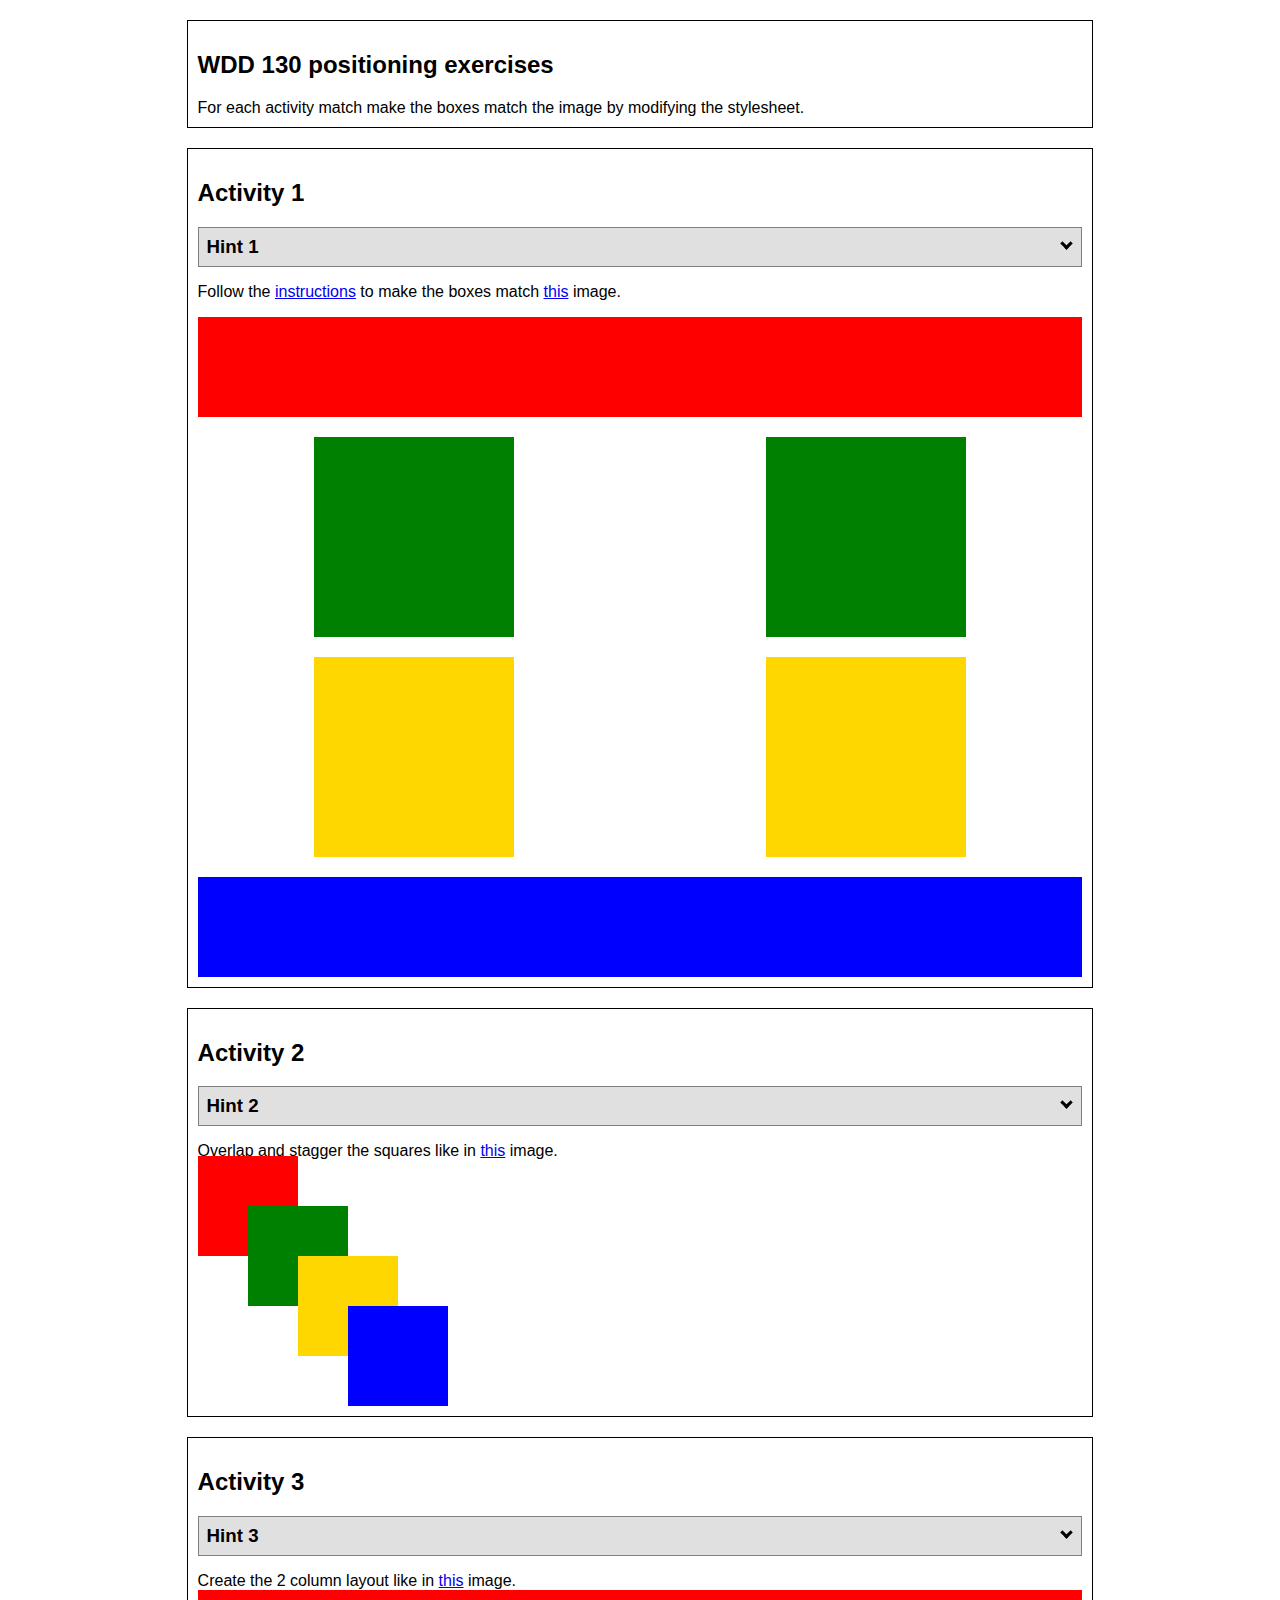
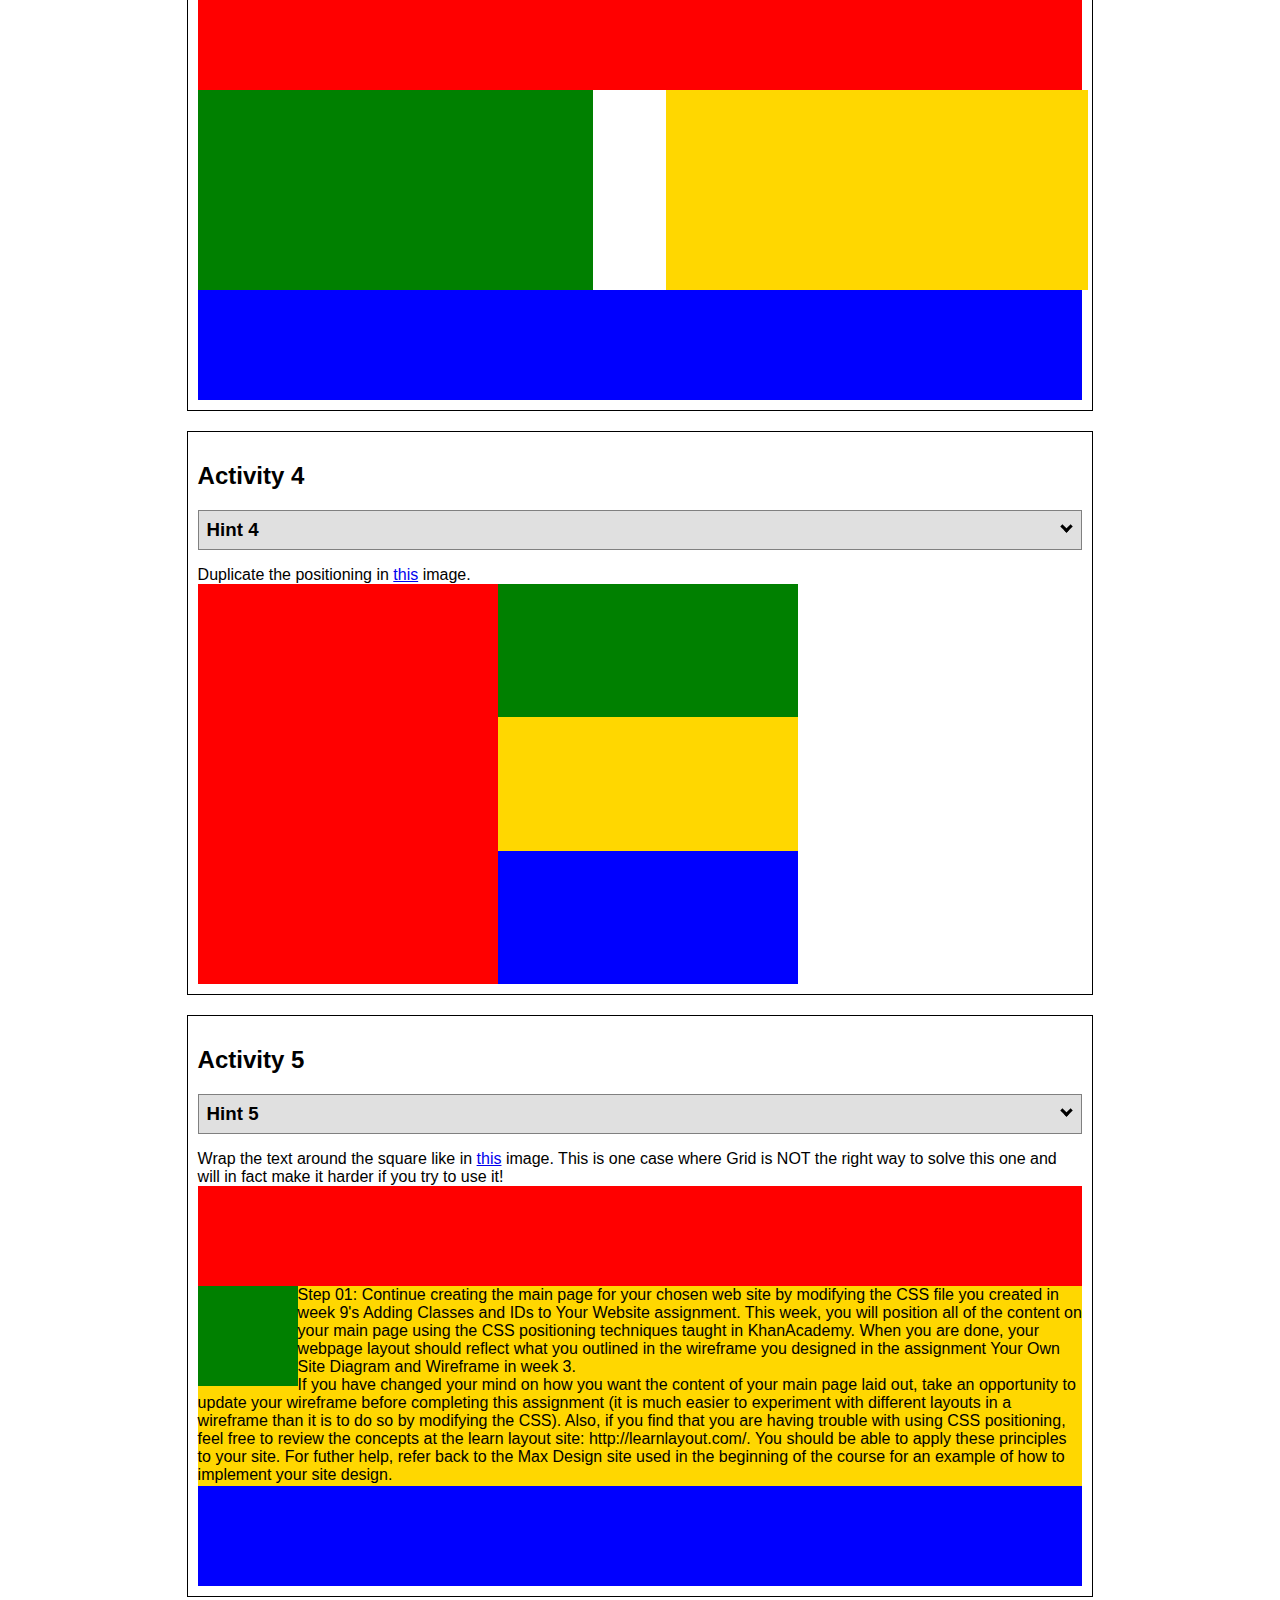
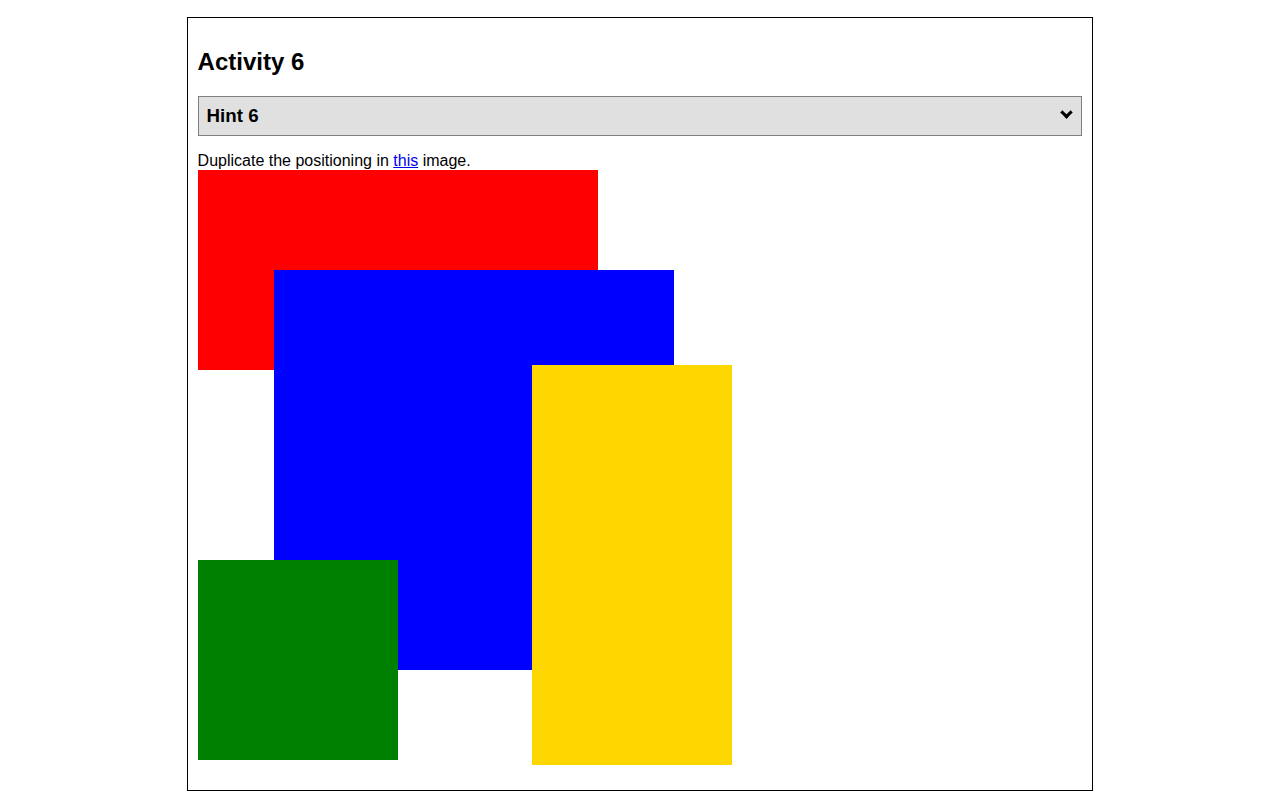
<file: positioning/positioning.html>
<!DOCTYPE html>
<html lang="en">
  <head>
    <!-- HTML - Name: positioning.html -->
    <title>Positioning Activity</title>
    <link rel="stylesheet" type="text/css" href="positionstyles.css" />
  </head>
  <body>
    <div class="activity">
      <h2>WDD 130 positioning exercises</h2>
      For each activity match make the boxes match the image by modifying the stylesheet.</div>
    <div class="activity">
      <h2>Activity 1</h2>
      <section class="hint"><input type="checkbox" ><i></i> <h3>Hint 1</h3><div><p>Check out the <a href="https://byui-wdd.github.io/wdd130/activities/w06-css-positioning.html" target="_blank">activity instructions</a> in Ilearn!</p></div></section>
      <p>Follow the <a href="https://byui-wdd.github.io/wdd130/activities/w06-css-positioning.html" target="_blank">instructions</a> to make the boxes match  <a href="https://byui-wdd.github.io/wdd130/images/example1.png" target="_blank">this</a> image.</p>
      <div class="content1" >
        <div class="red1" ></div>
        <div class="green1" ></div>
        <div class="green1" ></div>
        <div class="yellow1"></div>
        <div class="yellow1"></div>
        <div class="blue1"></div>
      </div>
    </div>
    <div class="activity">
      <h2>Activity 2</h2>
      <section class="hint"><input type="checkbox" > <h3>Hint 2</h3><i></i><div><p>Remember that the best way to shift elements around slightly on the page is with Margins.  You could also use Grid.  Either would work for this. If you choose margin, you can use a <em>negative</em> margin. (ie margin-top: -20px;)</p><h4>Properties used:</h4><ul><li>margin-top, margin-left</li><li>...or...</li><li>grid-template-columns: 50px 50px 50px 50px 50px </li></ul></div></section>
      <p>Overlap and stagger the squares like in <a href="https://byui-wdd.github.io/wdd130/images/example2.png" target="_blank">this</a> image.</p>
      <div class="content2" >
        <div class="red2" ></div>
        <div class="green2" ></div>
        <div class="yellow2"></div>
        <div class="blue2"></div>
      </div>
    </div>
    <div class="activity">
      <h2>Activity 3</h2>
      <section class="hint"><input type="checkbox" > <h3>Hint 3</h3><i></i><div><p>This one is going to be best solved with CSS Grid. Remember to make the boxes the right width first...then start moving them around. </p><h4>Properties used:</h4><ul><li>display:grid;</li><li>grid-template-columns:</li><li>grid-column-gap:</li>
        <li>grid-column:</li>  </ul></div></section>
      Create the 2 column layout like in <a href="https://byui-wdd.github.io/wdd130/images/example3.png" target="_blank">this</a>  image.
      <div class="content3" >
        <div class="red3" ></div>
        <div class="green3" ></div>
        <div class="yellow3"></div>
        <div class="blue3"></div>
      </div>
    </div>
    <div class="activity">
      <h2>Activity 4</h2>
      <section class="hint"><input type="checkbox" > <h3>Hint 4</h3><i></i><div><p>For the others we have been primarily concerned with width. For this one you will need to adjust height as well. </p><h4>Properties used:</h4><ul><li>display:grid;</li><li>grid-template-columns:</li><li>grid-row:</li></ul></div></section>
      Duplicate the positioning in <a href="https://byui-wdd.github.io/wdd130/images/example4.png" target="_blank">this</a> image. 
      <div class="content4" >
        <div class="red4" ></div>
        <div class="green4" ></div>
        <div class="yellow4"></div>
        <div class="blue4"></div>
      </div>
    </div>

    <div class="activity">
      <h2>Activity 5</h2>
      <section class="hint"><input type="checkbox" > <h3>Hint 5</h3><i></i><div><p>Grid is <strong>not</strong> the right way to do this.  In fact there is only one way to really do that...and that is with float. Remember that we float the thing we want the text to wrap around.  Also remember to start by making all the shapes the right size and shape.</p><h4>Properties used:</h4><ul><li>float: left;</li></ul></div></section>
      Wrap the text around the square like in <a href="https://byui-wdd.github.io/wdd130/images/example5.png" target="_blank">this</a> image. This is one case where Grid is NOT the right way to solve this one and will in fact make it harder if you try to use it!
      <div class="content5" >
        <div class="red5" ></div>
        <div class="green5" ></div>
        <div class="yellow5">Step 01: Continue creating the main page for your chosen web site by modifying the CSS file you created in week 9's Adding Classes and IDs to Your Website assignment. This week, you will position all of the content on your main page using the CSS positioning techniques taught in KhanAcademy. When you are done, your webpage layout should reflect what you outlined in the wireframe you designed in the assignment Your Own Site Diagram and Wireframe in week 3. <br />
          If you have changed your mind on how you want the content of your main page laid out, take an opportunity to update your wireframe before completing this assignment (it is much easier to experiment with different layouts in a wireframe than it is to do so by modifying the CSS). Also, if you find that you are having trouble with using CSS positioning, feel free to review the concepts at the learn layout site: http://learnlayout.com/. You should be able to apply these principles to your site. For futher help, refer back to the Max Design site used in the beginning of the course for an example of how to implement your site design.</div>
        <div class="blue5"></div>
      </div>
    </div>
    <div class="activity">
      <h2>Activity 6</h2>
      <section class="hint"><input type="checkbox" > <h3>Hint 6</h3><i></i><div><p>This one is all about visualizing the grid behind the layout. If you are having a hard time doing that first: all the sizes are even multiples of 100, and second here is another example with the lines drawn: <a href="https://byui-wdd.github.io/wdd130/images/example6-hint.png" target="_blank">example 6 with lines</a>. For this one you will find it easiest if you use px for the column width. You can also use <kbd>z-index</kbd> to control the element layering.    </p><h4>Properties used:</h4><ul><li>display:grid;</li><li>grid-template-columns:</li><li>grid-column:</li><li>grid-row:</li><li><a href="https://www.w3schools.com/cssref/pr_pos_z-index.asp" target="_blank">z-index:</a></li></ul></div></section>
      Duplicate the positioning in <a href="https://byui-wdd.github.io/wdd130/images/example6.png" target="_blank">this</a> image.
      <div class="content6" >
        <div class="red6" ></div>
        <div class="green6" ></div>
        <div class="yellow6"></div>
        <div class="blue6"></div>
      </div>
    </div>
  </body>
</html>
</file>
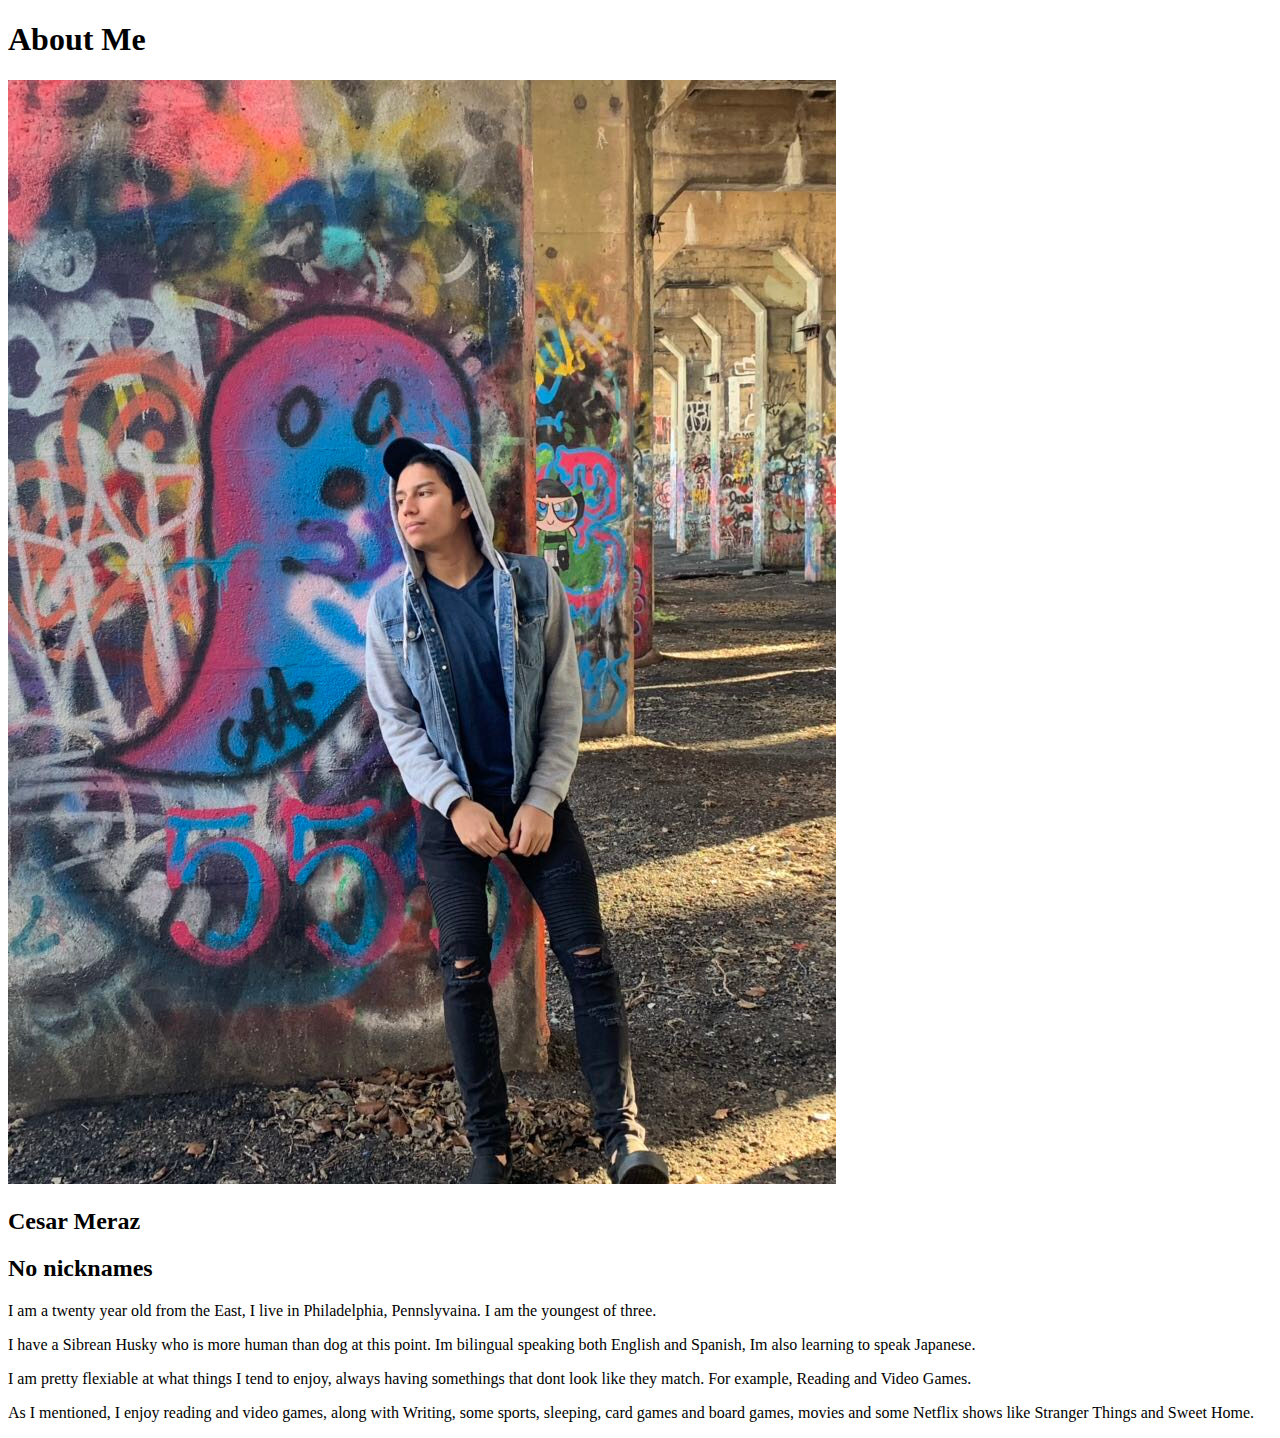
<file: wdd130/aboutme.html>
<!DOCTYPE html>
<html lang="en">
    <head>
        <meta charset="UTF-8">
        <meta http-equiv="X-UA-Compatible" content="IE=edge">
        <meta name="viewpoint" content="width=device-width, inital-scale=1.0">
        <title>All About Me!!!!</title>
    </head>
    <body>
        <h1>About Me</h1>
        <img alt="Image of me?" src="IMG_8171.jpg"   />
        <h2>Cesar Meraz</h2>
        <h2>No nicknames</h2>
        <p>I am a twenty year old from the East, I live in Philadelphia, Pennslyvaina. I am the youngest of three. </p>
        <p> I have a Sibrean Husky who is more human than dog at this point. Im bilingual speaking both English and Spanish, Im also learning to speak Japanese.  </p>
        <p>I am pretty flexiable at what things I tend to enjoy, always having somethings that dont look like they match. For example, Reading and Video Games.</p>
        <p>As I mentioned, I enjoy reading and video games, along with Writing, some sports, sleeping, card games and board games, movies and some Netflix shows like Stranger Things and Sweet Home.</p>
    </body>
</html>
</file>
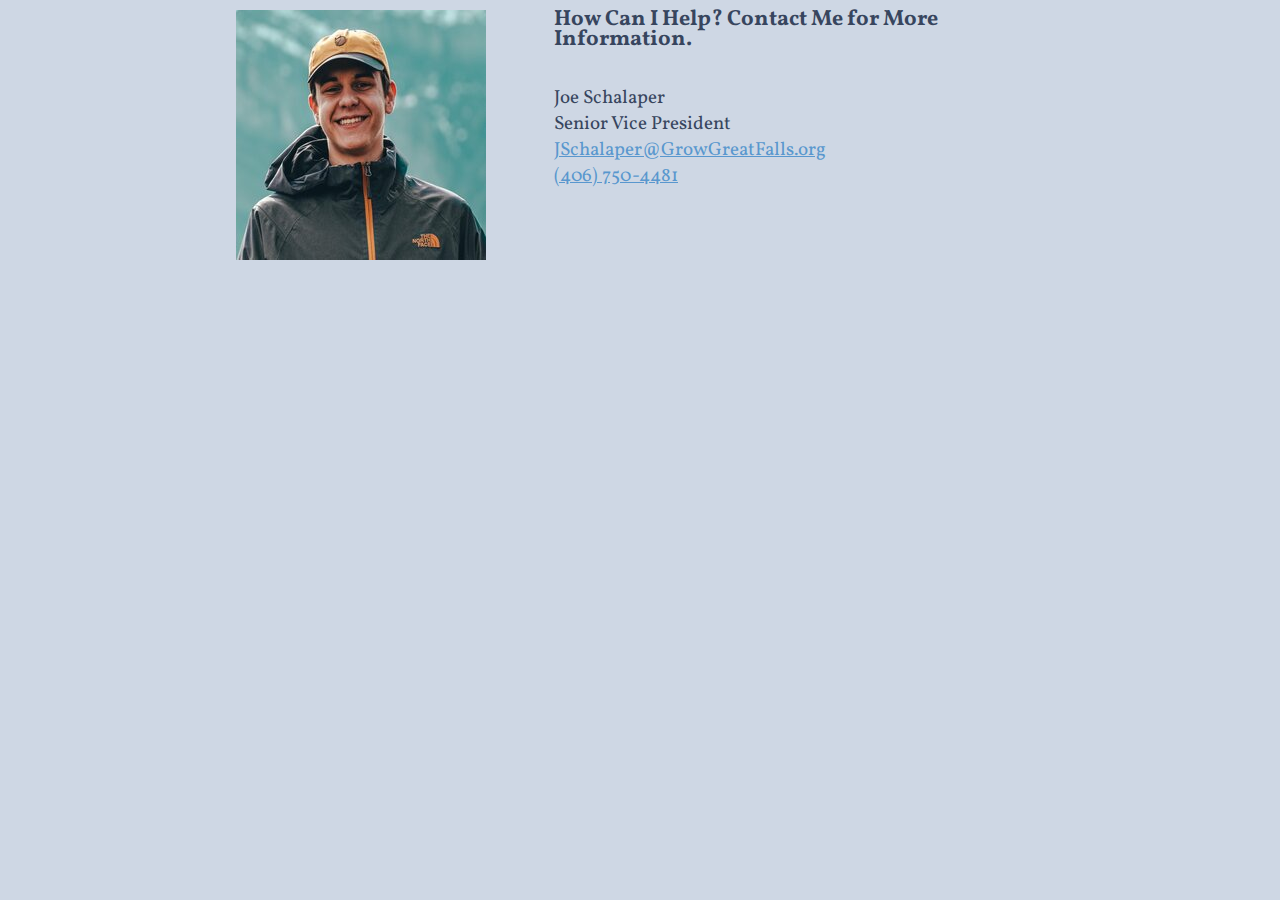
<file: wdd130/contact-area.html>
<!DOCTYPE html>
<html lang="en">
<head>
    <meta charset="UTF-8">
    <meta http-equiv="X-UA-Compatible" content="IE=edge">
    <meta name="viewport" content="width=device-width, initial-scale=1.0">
    <title>Contact-area</title>
    <link rel="stylesheet" href="contact-area.css">
    <link rel="preconnect" href="https://fonts.googleapis.com">
    <link rel="preconnect" href="https://fonts.gstatic.com" crossorigin>
    <link href="https://fonts.googleapis.com/css2?family=Great+Vibes&family=Vollkorn:ital,wght@0,400;0,600;0,700;1,400&display=swap" rel="stylesheet">
</head>
<body>
    <main>
        <img src="follow along images/profile_picture_example.jpg">
        <section>
            <h2>How Can I Help? Contact Me for More Information.</h2>
            <ul>
                <li>Joe Schalaper</li>
                <li>Senior Vice President</li>
                <li><a href="mainto:JSchalaper@GrowGreatFalls.org">JSchalaper@GrowGreatFalls.org</a></li>
                <li><a href="tel:4067504481">(406) 750-4481</a></li>
            </ul>
        </section>
    </main>
</body>
</html>
</file>
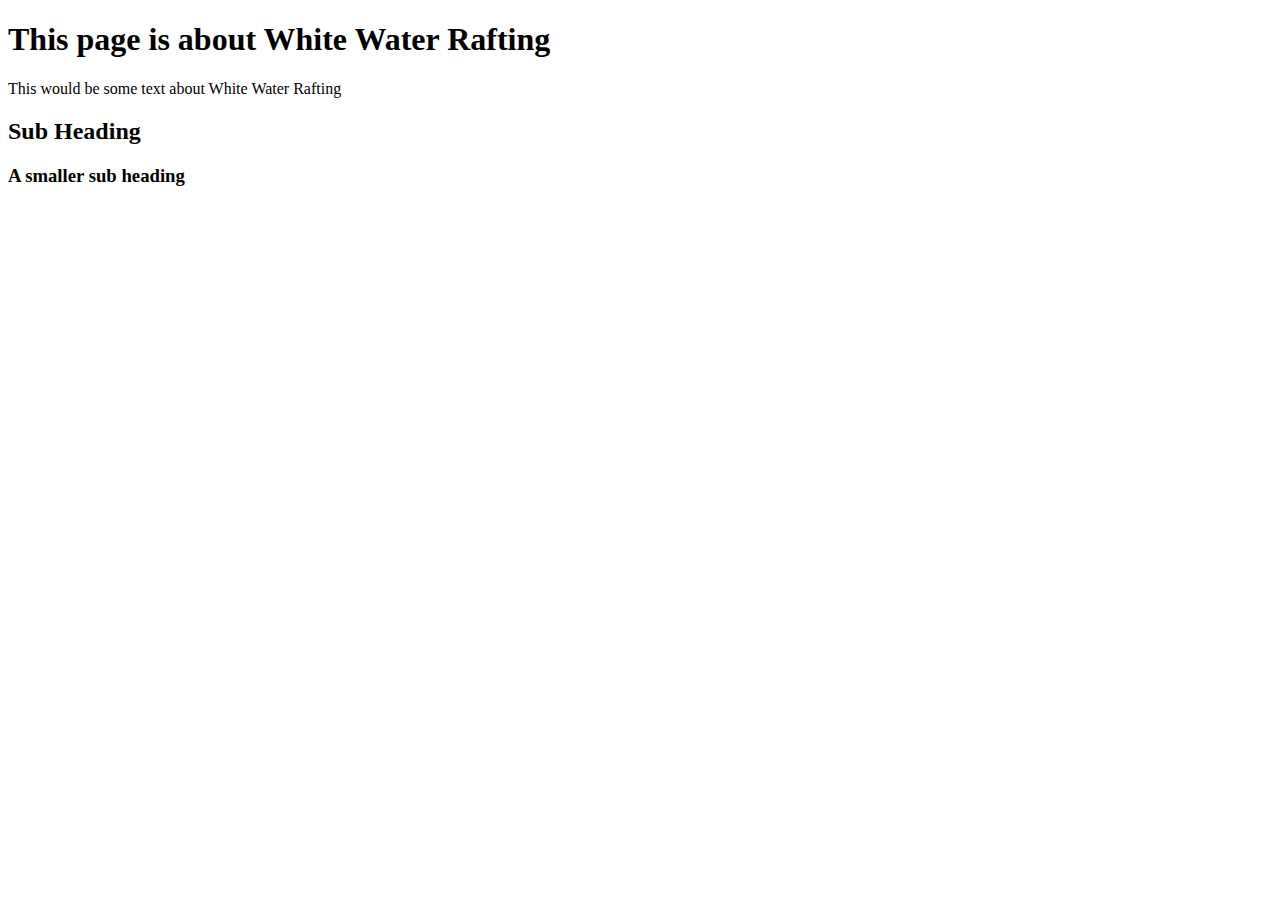
<file: wdd130/example-idex.html>
<!DOCTYPE html>
<html>
    <head>

    </head>
    <body>
        <h1> This page is about White Water Rafting</h1>
        <p>This would be some text about White Water Rafting</p>
        <h2>Sub Heading</h2>
        <h3>A smaller sub heading</h3>
    </body>
</html>
</file>
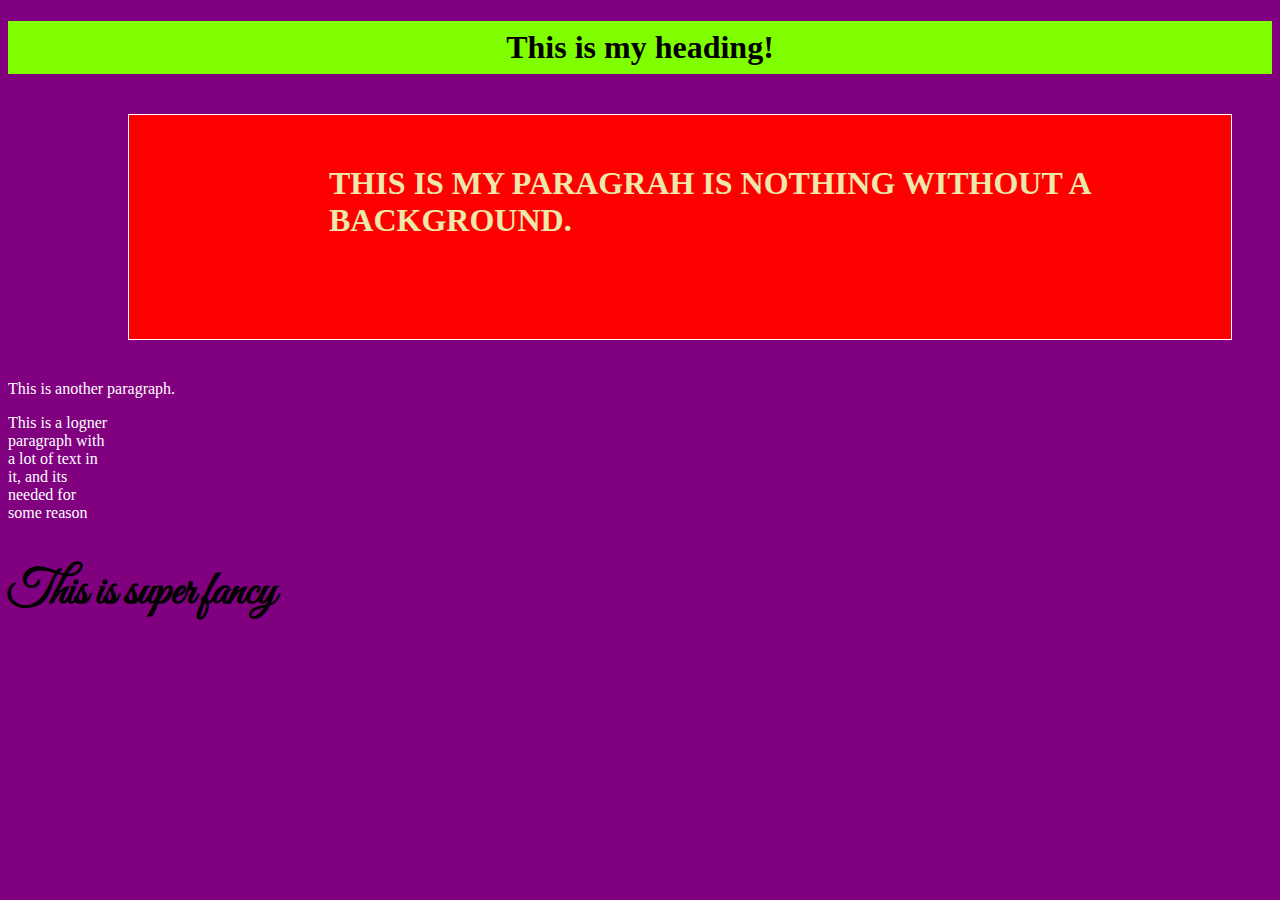
<file: wdd130/example.html>
<!DOCTYPE html>
<html lang = "en-us">
    <head>
        <meta charset = "UTF-8">
        <meta http-equiv="X-UA-Compatible" content = "IE=edge">
        <meta name = "viewpoint" content = "width=device-width, inital-scale">
        <title>CSS Example</title>
        <link rel="preconnect" href="https://fonts.googleapis.com">
        <link rel="preconnect" href="https://fonts.gstatic.com" crossorigin>
        <link href="https://fonts.googleapis.com/css2?family=Great+Vibes&display=swap" rel="stylesheet">
        <link rel = "Stylesheet" href = "example.css">
    </head>
    <body>
        <h1>
            This is my heading! </h1>
            <!-- This is a comment--> 
        <p class = "fancy"> This is my paragrah is nothing without a background.</p>
        <p>This is another paragraph.</p>
        <p id = "david">This is a logner paragraph with a lot of text in it, and its needed for some reason</p>
        <h2 class = "superfancy"> This is super fancy</h2>
    </body>
</html>
</file>
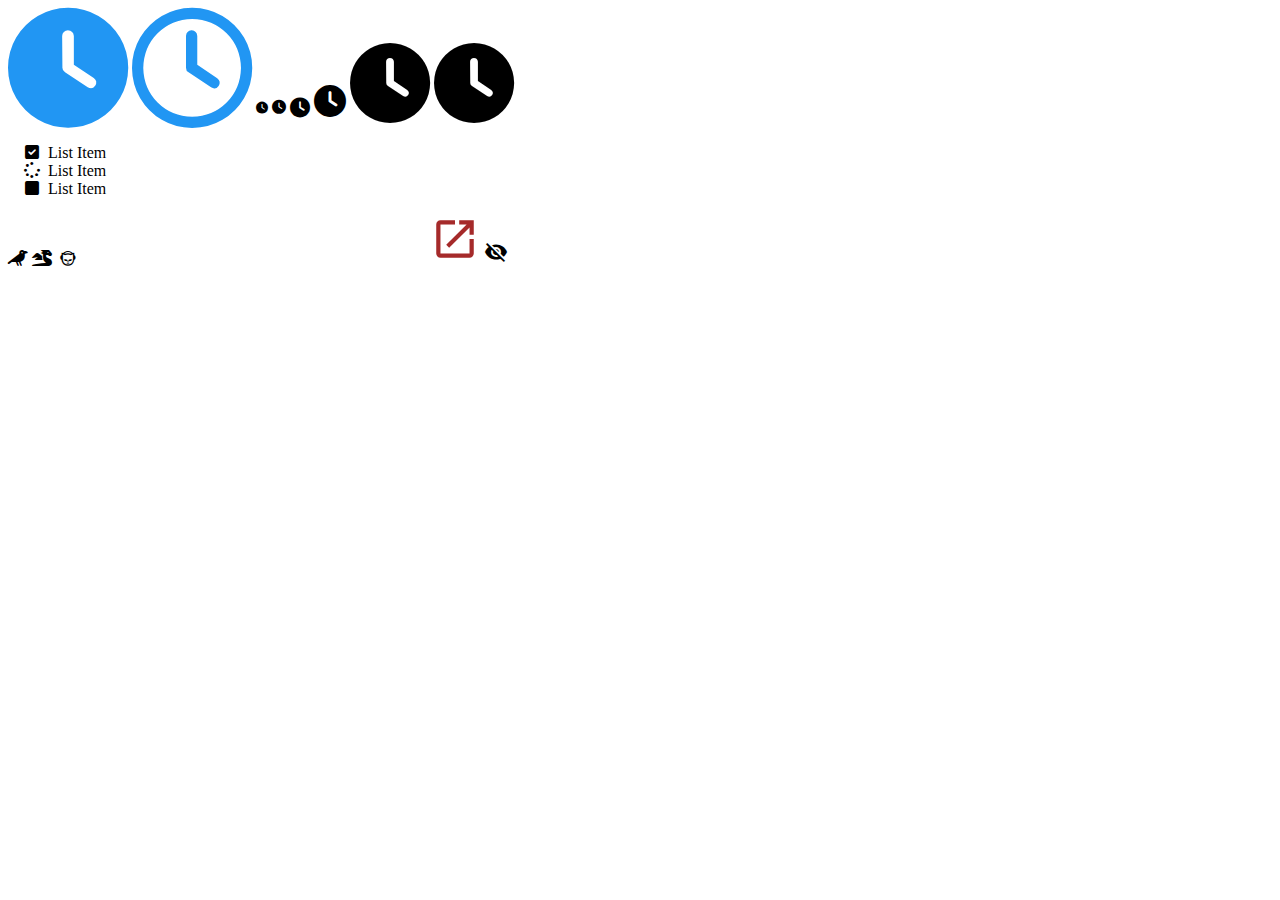
<file: wdd130/font-awesome-clock.html>
<!DOCTYPE html>
<html>
<head>
<link rel="stylesheet" href="https://cdnjs.cloudflare.com/ajax/libs/font-awesome/6.0.0/css/all.min.css">
<link href="https://fonts.googleapis.com/css?family=Material+Icons|Material+Icons+Outlined|Material+Icons+Two+Tone|Material+Icons+Round|Material+Icons+Sharp" rel="stylesheet">
<link type="text/css" rel="stylesheet" href="font-awesome-clock.css">
</head>
<body>

<i class="fas fa-clock" style="font-size: 120px; color: #2196f3;"></i>
<i class="far fa-clock" style="font-size: 120px; color: #2196f3;"></i>

<i class="fas fa-clock fa-xs"></i> 
<i class="fas fa-clock fa-sm"></i>
<i class="fas fa-clock fa-lg"></i>
<i class="fas fa-clock fa-2x"></i>
<i class="fas fa-clock fa-5x"></i>
<i class="fas fa-clock fa-5x"></i>

<ul class="fa-ul">
    <li><span class="fa-li"><i class="fas fa-check-square"></i></span>List Item</li>
    <li><span class="fa-li"><i class="fas fa-spinner fa-pulse"></i></span>List Item</li>
    <li><span class="fa-li"><i class="fas fa-square"></i></span>List Item</li>
</ul>

<i class="fa-solid fa-crow"></i>
<i class="fa-solid fa-dragon"></i>
<i class="fa-regular fa-helmet-battle"></i>
<i class="fa-brands fa-napster"></i>

<span class="material-icons fa-spin rocket">
    rocket_launch
</span>
<span class="material-icons">
    visibility_off
</span>

<span class="material-icons blah">
    app_shortcut
</span>

    

</body>
</html>
</file>
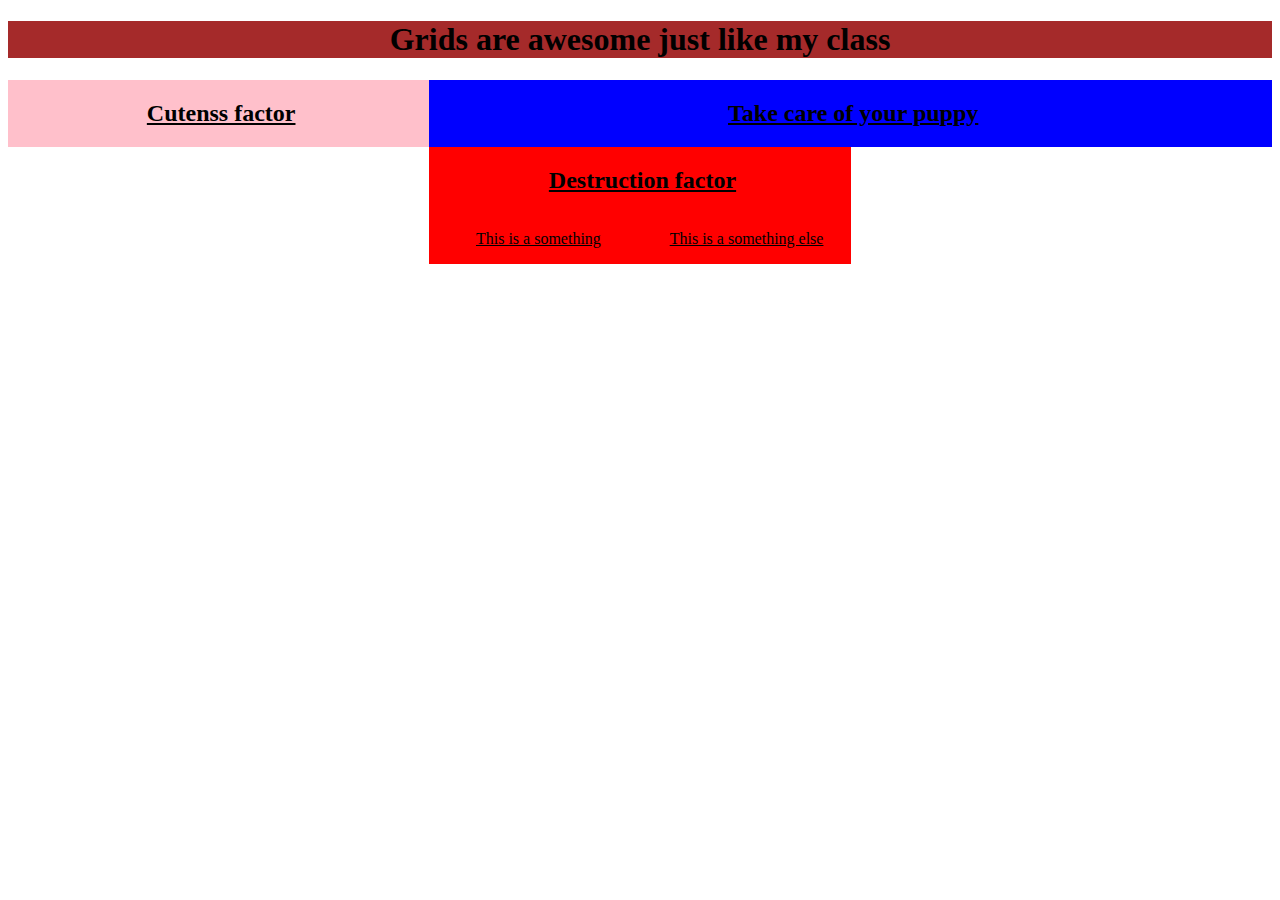
<file: wdd130/grid-sample.html>
<!DOCTYPE html>
<html lang="en">
<head>
    <meta charset="UTF-8">
    <meta http-equiv="X-UA-Compatible" content="IE=edge">
    <meta name="viewport" content="width=device-width, initial-scale=1.0">
    <title>Document</title>
    <link rel="stylesheet" href="grid-sample.css">
</head>
<body>
    <header>
        <h1 class = "title">Grids are awesome just like my class</h1>
    </header>
    <main> 
        <section class="cuteness">
            <h2>Cutenss factor</h2>
        </section>
        <section class ="destruction">
            <h2>Destruction factor</h2>
            <div>
                <p>This is a something</p>
                <p> This is a something else</p>
            </div>
        </section>
        <section class ="care">
            <h2>Take care of your puppy</h2>
        </section>
    </main>
</body>
</html>
</file>
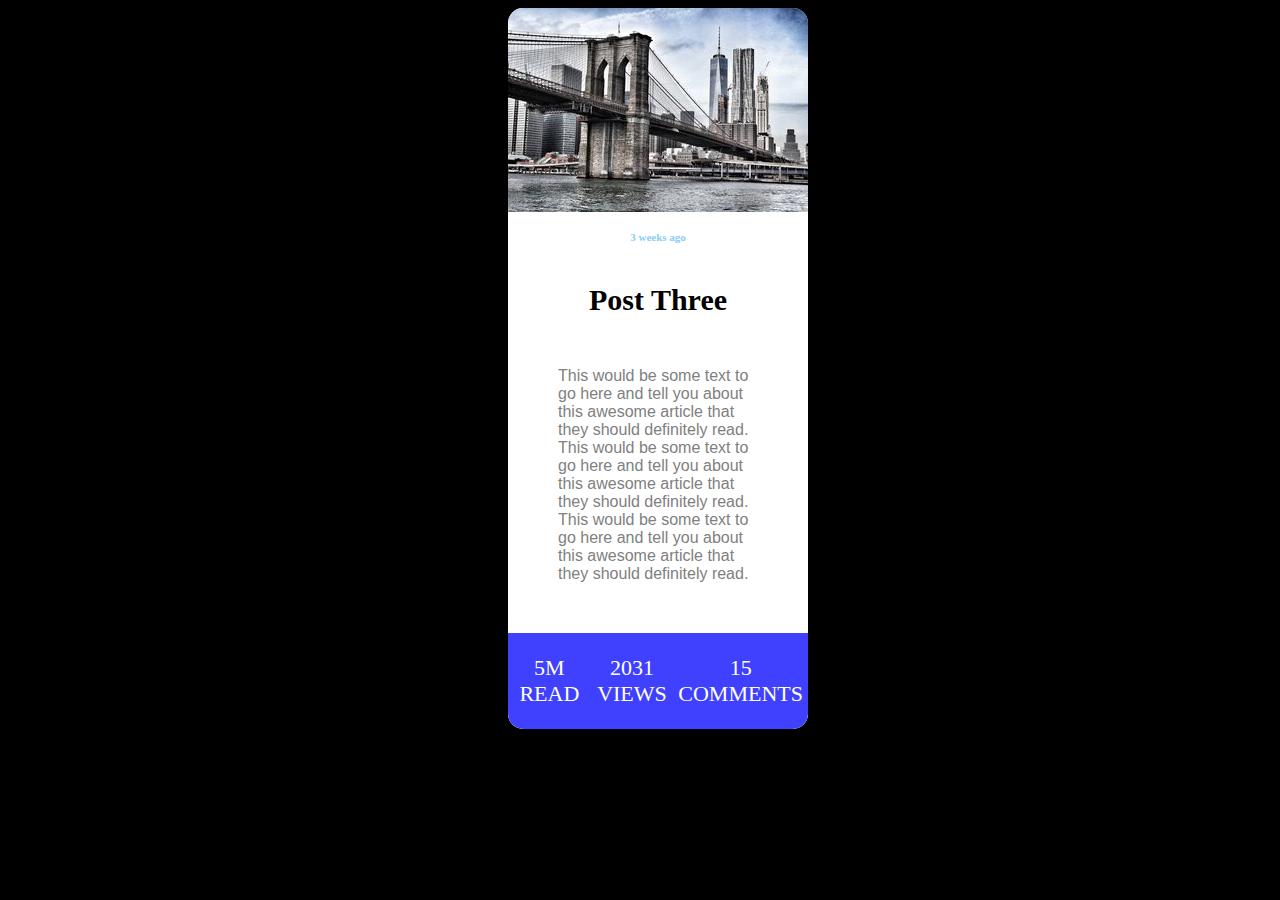
<file: wdd130/I.C.E-challenge.html>
<!DOCTYPE html>
<html lang="en">
<head>
    <meta charset="UTF-8">
    <meta http-equiv="X-UA-Compatible" content="IE=edge">
    <meta name="viewport" content="width=device-width, initial-scale=1.0">
    <title>I.C.E-Challenge</title>
    <link rel="stylesheet" href="I.C.E-challenge.css">
</head>
<body>
    <main class="main">
        <div>
            <img src="w09_ice_img.jpeg">
        </div>
        <div class="header_words">
            <h4 class="three_weeks_ago">3 weeks ago</h4>
            <h4 class="post_three">Post Three</h4>
        </div>
        <div class="paragraph">
            <p>This would be some text to go here and tell you about this awesome article that they should definitely read. This would be some text to go here and tell you about this awesome article that they should definitely read. This would be some text to go here and tell you about this awesome article that they should definitely read.</p>
        </div>
        <div class="bottom">
            <p class="read">5M READ</p>
            <p class="views">2031 VIEWS</p>
            <p class="comments">15 COMMENTS</p>
        </div>
    </main> 
</body>
</html>
</file>
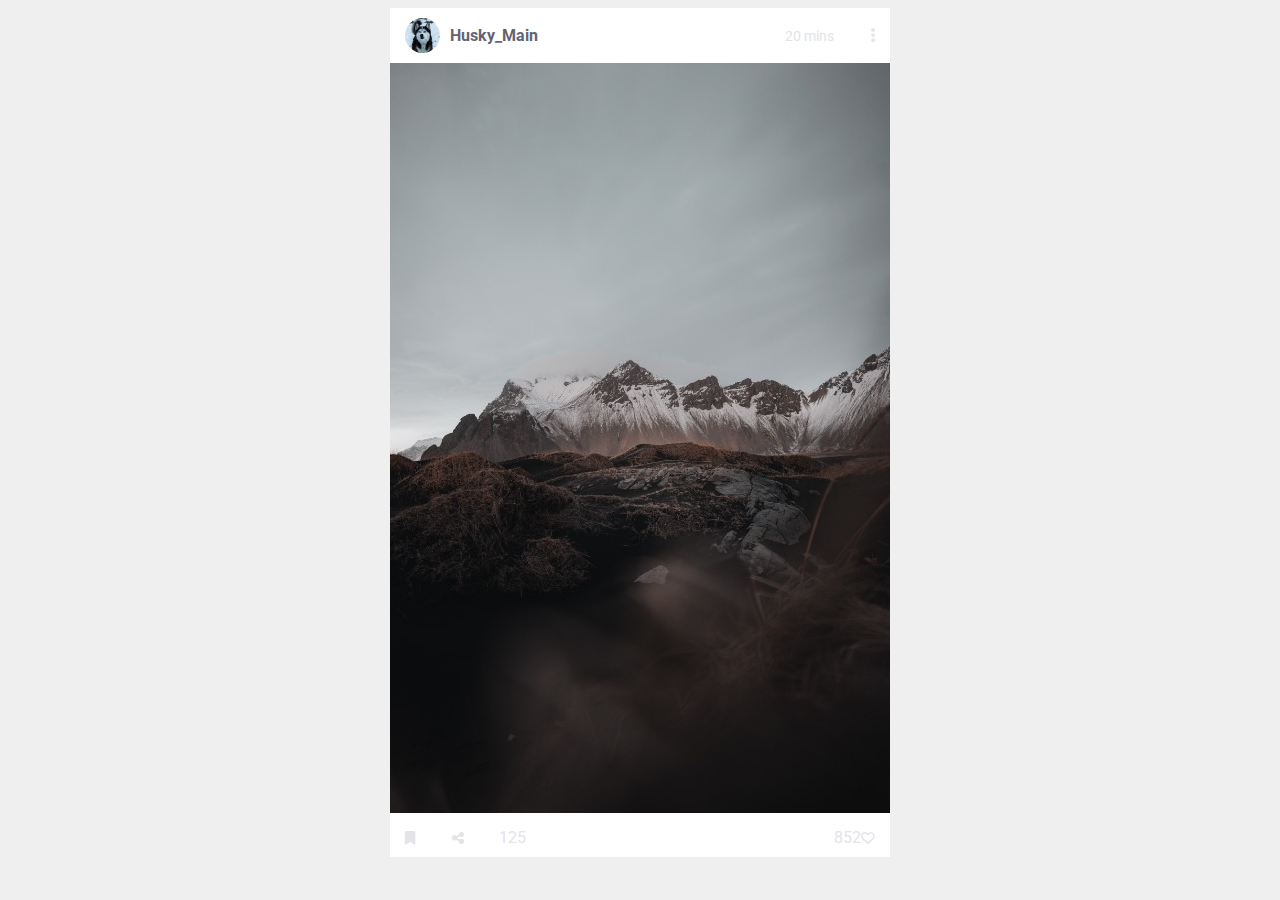
<file: wdd130/media-photo.html>
<!DOCTYPE html>
<html lang="en">
<head>
    <meta charset="UTF-8">
    <meta http-equiv="X-UA-Compatible" content="IE=edge">
    <meta name="viewport" content="width=device-width, initial-scale=1.0">
    <title>Media Photo</title>
    <link rel="stylesheet" href="https://cdnjs.cloudflare.com/ajax/libs/font-awesome/6.1.1/css/all.min.css">
    <link rel="stylesheet" href="media-photo.css">
    <link rel="preconnect" href="https://fonts.gstatic.com">
    <link href="https://fonts.googleapis.com/css2?family=Roboto:wght@400;700&display=swap" rel="stylesheet">

</head>
<body>
    <section class="photocard">
        <header>
            <img src="follow along images/Husky Profile.jpg" alt="Husky Profile Pic">
            <p class="user">Husky_Main</p>
            <p class="time">20 mins</p>
            <a class="menu" href="#"><i class="fa-solid fa-ellipsis-vertical"></i></a>
        </header>
        <img src="follow along images/Background Media Picture.jpg" alt="Background">
        <footer>
            <a href="#"><i class="fa-solid fa-bookmark"></i></a>
            <a href="#"><i class="fa-solid fa-share-nodes"></i></a>
            <a href="#"><i class="fa-thin fa-message"></i>125</a>
            <a class="love" href="#">852<i class="fa-regular fa-heart"></i></a>
        </footer>
    </section>   
</body>
</html>
</file>
<file: positioning/positionstyles.css>
/* CSS - Name: "positionstyles.css" */
/* Activity 1 styles */
.content1 {
  /* This is the parent of the activity 1 boxes. */
display:grid;
grid-template-columns: 1fr 1fr;
justify-items: center;
grid-gap: 20px;
}
.red1 { 
  width: 100%; 
  height: 100px; 
  background-color: red; 
  grid-column: 1/3;

} 
.green1 {
  width: 200px; 
  height: 200px; 
  background-color: green; 

} 
.yellow1 {
  width: 200px; 
  height: 200px; 
  background-color: gold; 
} 
.blue1 {
  width: 100%; 
  height: 100px; 
  background-color: blue;
  grid-column: 1/3;
} 
/* Activity 2 styles */ 
.content2 {
  /* This is the parent of the activity 2 boxes. */
  display: grid;
  grid-template-columns: 50px,50px,50px,50px;
  
}
.red2 {
  width: 100px; 
  height: 100px; 
  background-color: red;
  margin-top: -20px;
  
} 
.green2 { 
  width: 100px; 
  height: 100px; 
  background-color: green;
  margin-top: -50px;
  margin-left: 50px;
} 
.yellow2 {
  width: 100px; 
  height: 100px; 
  background-color: gold;
  margin-top: -50px;
  margin-left: 100px;
} 
.blue2 {
  width: 100px; 
  height: 100px; 
  background-color: blue; 
  margin-top: -50px;
  margin-left: 150px;
} 
/* Activity 3 styles */ 
.content3 {
  /* This is the parent of the activity 3 boxes. */
  display: grid;
  grid-template-columns: 1fr, 1fr;
  grid-gap: 0%;
}
.red3 {
  width: 100%; 
  height: 100px; 
  background-color: red; 
  grid-column: 1/3;
} 
.green3 {
  width: 100%; 
  height: 200px; 
  background-color: green;
  max-width: 95%;
} 
.yellow3 {
  width: 100%; 
  height: 200px; 
  background-color: gold;
  margin-left: 52px;
  max-width: 90%;
} 
.blue3 {
  width: 100%;
  height: 100px; 
  background-color: blue;
  padding-bottom: 10px;
  grid-column: 1/3;
} 
/* Activity 4 styles */ 
.content4 {
  /* This is the parent of the activity 4 boxes. */
  height: 400px;
  display: grid;
  grid-template-columns: 1fr 1fr;
  max-width: 600px;
}
.red4 {
  width: 100%; 
  height: 400px; 
  background-color: red;
  grid-row: 1/4;
} 
.green4 {
  width: 100%; 
  height: 100%; 
  background-color: green;
  grid-row: 1/2;
} 
.yellow4 {
  width: 100%; 
  height: 100%; 
  background-color: gold; 
} 
.blue4 {
  width: 100%; 
  height: 100%; 
  background-color: blue; 
} 
/* Activity 5 styles */ 
.content5 {
  /* This is the parent of the activity 5 boxes. */
  height: 400px;
}
.red5 { 
  width: 100%; 
  height: 100px; 
  background-color: red; 

} 
.green5 { 
  width: 100px; 
  height: 100px; 
  background-color: green; 
  float: left;
} 
.yellow5 {
  width: 100%; 
  height: 200px; 
  background-color: gold; 

} 
.blue5 {
  width: 100%; 
  height: 100px; 
  background-color: blue; 
} 
/* Activity 6 styles */ 
.content6 {
  /* This is the parent of the activity 6 boxes. */
  display: grid;
  grid-template-columns: 1fr 1fr 1fr 1fr 1fr 1fr 1fr;
}
.red6 {
  width: 400px; 
  height: 200px; 
  background-color: red; 
  grid-column: 1/5;
  z-index: 0;
} 
.green6 {
  width: 200px; 
  height: 200px; 
  background-color: green; 
  z-index: 2;
  grid-column: 1/3;
  grid-row: 4/6;
  margin-bottom: 20px;

} 
.yellow6 {
  width: 200px; 
  height: 400px; 
  background-color: gold;
  z-index: 3;
  grid-column: 4/6;
  grid-row: 3/6;
  margin-left: -45px;
  margin-top: -100px;
} 
.blue6 {
  width: 400px; 
  height: 400px; 
  background-color: blue; 
  z-index: 1;
  grid-column: 2/5;
  grid-row: 2/5;
  margin-left: -50px;
  margin-top: -100px;
} 


/* Do not make any changes below here */
.activity {
  width: 70%; 
  margin: 20px auto; 
  font-family: Arial, sans-serif; 
  border: 1px solid black; 
  padding: 10px; 
  clear:both; 
  overflow: auto;
} 

.hint {
  border: 1px solid grey;
  background: #e0e0e0;
  padding: .5em;
  position: relative;
  margin: 1em 0;
}
.hint h3 {
  margin: 0;
}
.hint:hover {
  background: #d0d0d0;
}
.hint > div {
  display: none;
}

.hint input[type=checkbox] {
  position: absolute;
  width: 100%;
  height: 100%;
  opacity: 0;
  z-index: 1;
  cursor: pointer;
}

.hint input[type=checkbox]:checked ~ div {
  display: block;
}

.hint i {
  position: absolute;
  transform: translate(-6px, 0);
  margin-top: 16px;
  right: 10px;
  top: -3px;
}
.hint i:before, .hint i:after {
  content: "";
  position: absolute;
  background-color: black;
  width: 3px;
  height: 9px;
}
.hint i:before {
  transform: translate(2px, 0) rotate(45deg);
}
.hint i:after {
  transform: translate(-2px, 0) rotate(-45deg);
}

.hint input[type=checkbox]:checked ~ i:before {
  transform: translate(-2px, 0) rotate(45deg);
}
.hint input[type=checkbox]:checked ~ i:after {
  transform: translate(2px, 0) rotate(-45deg);
}
.hint a {
  position: relative;
  z-index: 1;
}
</file>
<file: wdd130/contact-area.css>
body, h1, h2, h3, h4, h5 h6, ul, li, p{
    margin: 0;
    padding: 0;
}


body{
    background-color: #ced7e4;
}

main h2{
    font-size: 22px;
    margin-bottom: 35px;
    line-height: 20px;
}

a:link, a:visited, a:hover, a:active{
    color: #5997ce;
}

main{
    margin: 10px auto;
    display: grid;
    grid-template-columns: 250px 490px;
    gap: 68px;
    font-size: 19px;
    width: 808px;
    color: #37455e;
    font-family: 'Vollkorn', serif;
}
main ul{
    list-style: none;
}
</file>
<file: wdd130/example.css>
body {
    background-color: purple;
}
h1 {
    background-color: chartreuse;
    padding: 8px;
    text-align: center;
}
p {
    color: white;
}

/*
This is my comment. The sixe can change between em (a mulitplyer to the height), Pixels aka px and %
Padding works like this, creates space between a border, starts with top, right, bottom, and lastly left.
so if you put nothing in the last 3 it will just make it the same as the first impute i.e 10px, 10px, 10px, 10px.
To work with classes us a dot i.e., .fancy and an ID you use a pound i.e., #david
*/
.fancy {
    text-transform: uppercase;
    font-weight: bold;
    font-size: 2em;
    color: palegoldenrod;
    border: 1px solid white;
    padding: 50px 10px 100px 200px;
    margin: 40px;
    margin-left: 120px;
    background-color: red;
}

#david {
    width: 100px;
}
.superfancy {
    font-family: 'Great Vibes', cursive;
    font-size: 3em;
}
</file>
<file: wdd130/grid-sample.css>
body {background-color: white;
}
.title {
    background-color: brown;
    text-align: center;
}
main {
    display: grid;
    grid-template-columns: 1fr 1fr 1fr;
}
.cuteness {
    background-color: pink;
    padding-left: 5px;
    text-decoration: underline;
    text-align: center;
}
.destruction {
    background-color: red;
    padding-left: 5px;
    text-decoration: underline;
    text-align: center;
    grid-row: 2;
    grid-column: 2;
}
.destruction div {
    display: grid;
    grid-template-columns: 1fr 1fr;
}
.care {
    background-color: blue;
    padding-left: 5px;
    text-decoration: underline;
    text-align: center;
    grid-column: 2/4;
}

/* 
Comment
*/
</file>
<file: wdd130/I.C.E-challenge.css>
@media screen{
     
    body{
        background-color: black;
        max-width: 800px;
    }

    .main{
        border-radius: 15px;
        overflow: hidden;
        margin-left: 500px;
        background-color: white;
    }

    .header_words{
        text-align: center;
        background-color: white;
    }
    .three_weeks_ago{
        font-size: 11px;
        color: lightskyblue;
    }
    .post_three{
        text-decoration:solid;
        font-size: 30px;
        font-family:serif;
    }
    .paragraph{
        margin: 50px;
        background-color: white;
        padding: 1fr 1fr 1fr 1fr;
        font-family:sans-serif;
        color: grey;
    }
    .bottom{
        border-radius: 0px 0px 15px 15px;
        display: grid;
        column-gap:10px;
        grid-template-columns: 1fr 1fr 1fr;
        color: white;
        background-color: rgb(64, 64, 255);
        padding-left: 5px;
        font-size: 22px;
        text-align: center;
        padding-right: 5px;
    }
}
</file>
<file: wdd130/media-photo.css>
body{
    background-color: #efefef;
    font-family: 'Roboto', sans-serif;

}

.photocard{
    max-width: 500px;
    color: #646470;
    margin: 0 auto;
    background-color: white;

}

.photocard header{
    display: grid;
    padding:0px 15px;
    gap: 10px;
    grid-template-columns: 1fr 8fr 4fr 1fr;
    align-items: center;
}
.photocard header img{
    width: 35px;
    border-radius: 100%;
    padding: 10px 0;
}

.photocard .user{
    font-weight: bold;
}
.photocard .time{
    color: #e2e4e8;
    text-align: right;
    font-size: 0.85em;

}

.photocard .menu{
    text-align: right;

}

.photocard a:link, .photocard a:visited, .photocard a:hover, .photocard a::after {
    color: #e2e4e8;
    text-decoration: none;
}
.photocard a:hover{
    color: #646470;
}
.photocard img{
    width: 100%;
}
.photocard footer{
    display: grid;
    grid-template-columns: 1fr 1fr 4fr 5fr;
    grid-template-rows: 40px;
    justify-items: left;
    align-items: center;
    gap: 6px;
    padding: 0 15px;
}

.photocard footer .love {
    justify-self: end;
}

.photocard footer i{
    font-size: 0.85em;
}
</file>
